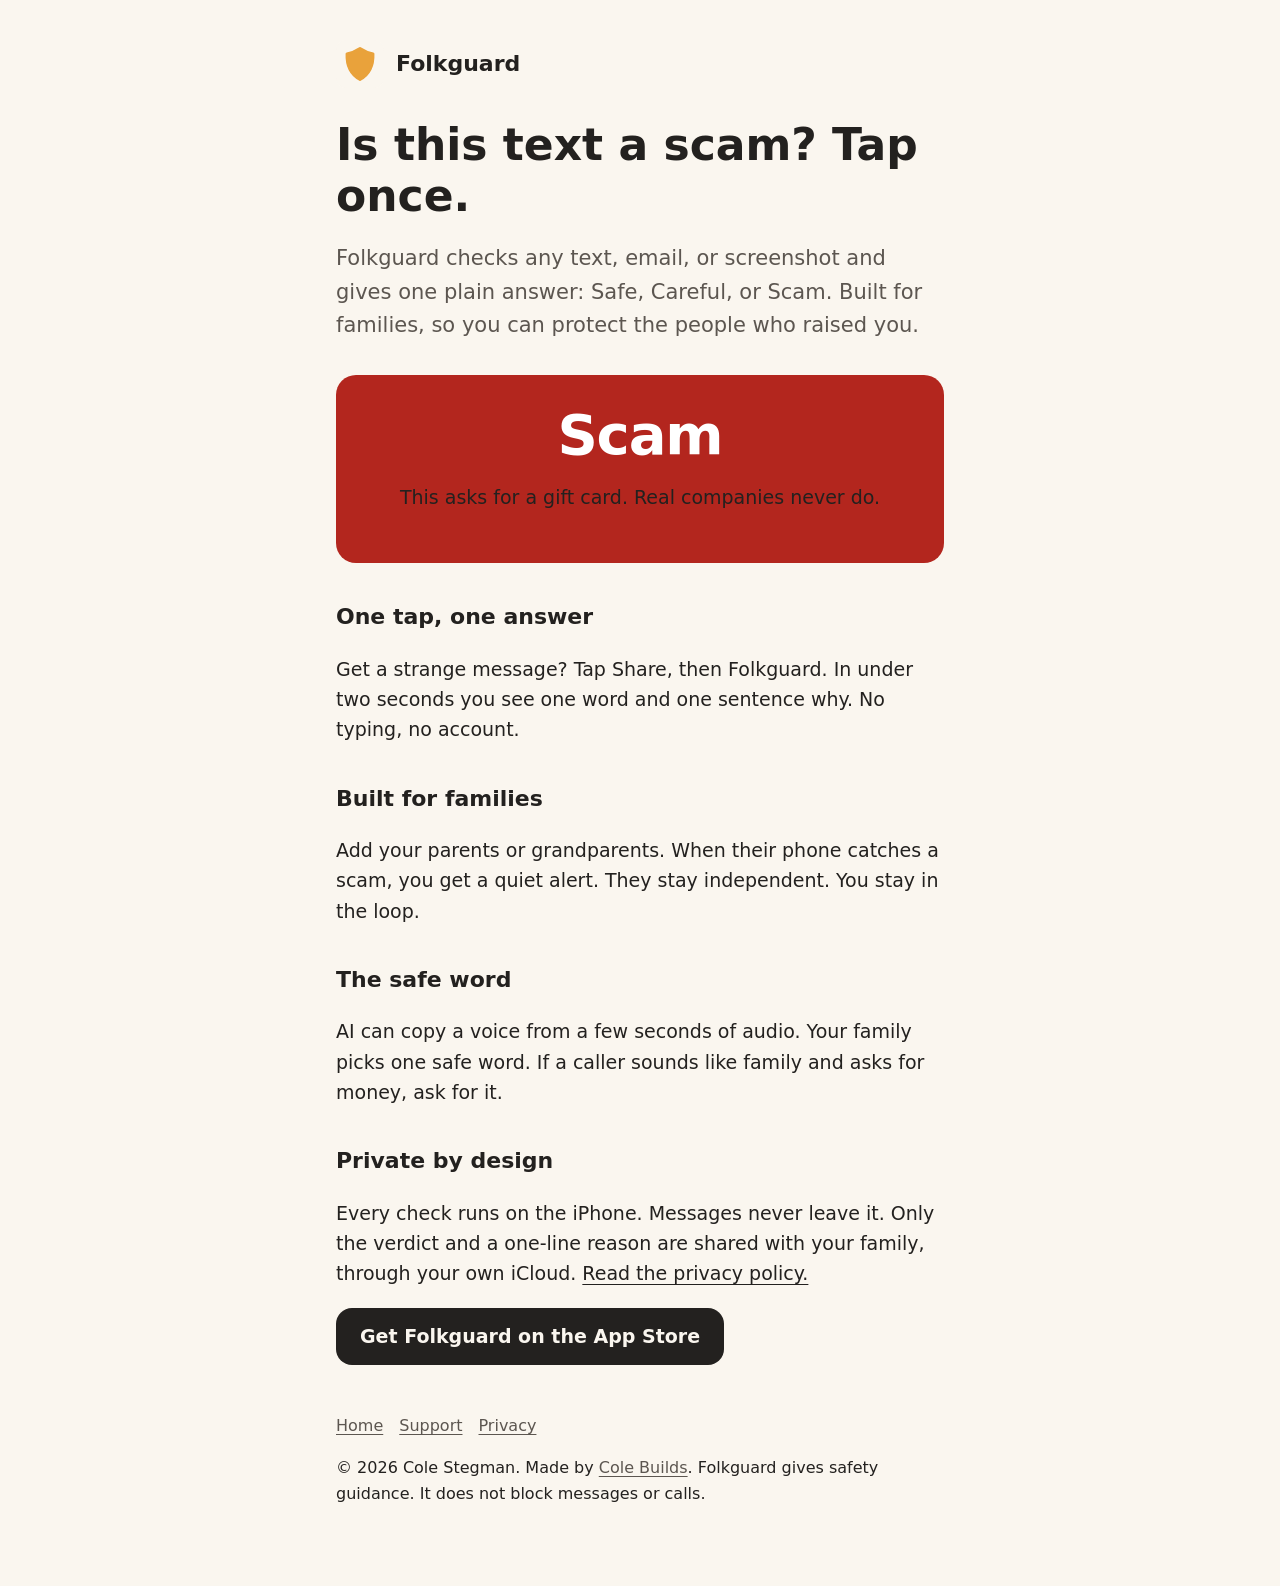
<file: index.html>
<!doctype html>
<html lang="en">
<head>
<meta charset="utf-8">
<meta name="viewport" content="width=device-width, initial-scale=1">
<title>Folkguard: Scam Checker</title>
<meta name="description" content="One tap tells you if a text, email, or screenshot is a scam. Built for families.">
<link rel="icon" href="icon.svg" type="image/svg+xml">
<link rel="stylesheet" href="style.css">
</head>
<body>
<main>
<header><img src="icon.svg" alt=""><a href="./">Folkguard</a></header>
<h1>Is this text a scam? Tap once.</h1>
<p class="lede">Folkguard checks any text, email, or screenshot and gives one plain answer: Safe, Careful, or Scam. Built for families, so you can protect the people who raised you.</p>
<div class="verdict" role="img" aria-label="Example verdict: Scam. This asks for a gift card. Real companies never do."><strong>Scam</strong><p>This asks for a gift card. Real companies never do.</p></div>
<h2>One tap, one answer</h2>
<p>Get a strange message? Tap Share, then Folkguard. In under two seconds you see one word and one sentence why. No typing, no account.</p>
<h2>Built for families</h2>
<p>Add your parents or grandparents. When their phone catches a scam, you get a quiet alert. They stay independent. You stay in the loop.</p>
<h2>The safe word</h2>
<p>AI can copy a voice from a few seconds of audio. Your family picks one safe word. If a caller sounds like family and asks for money, ask for it.</p>
<h2>Private by design</h2>
<p>Every check runs on the iPhone. Messages never leave it. Only the verdict and a one-line reason are shared with your family, through your own iCloud. <a href="privacy">Read the privacy policy.</a></p>
<p><a class="button" href="https://apps.apple.com/us/search?term=folkguard">Get Folkguard on the App Store</a></p>
<footer><a href="./">Home</a><a href="support">Support</a><a href="privacy">Privacy</a><p>© 2026 Cole Stegman. Made by <a href="https://colebuildsai.com" style="margin:0;text-decoration:underline">Cole Builds</a>. Folkguard gives safety guidance. It does not block messages or calls.</p></footer>
</main>
</body>
</html>
</file>
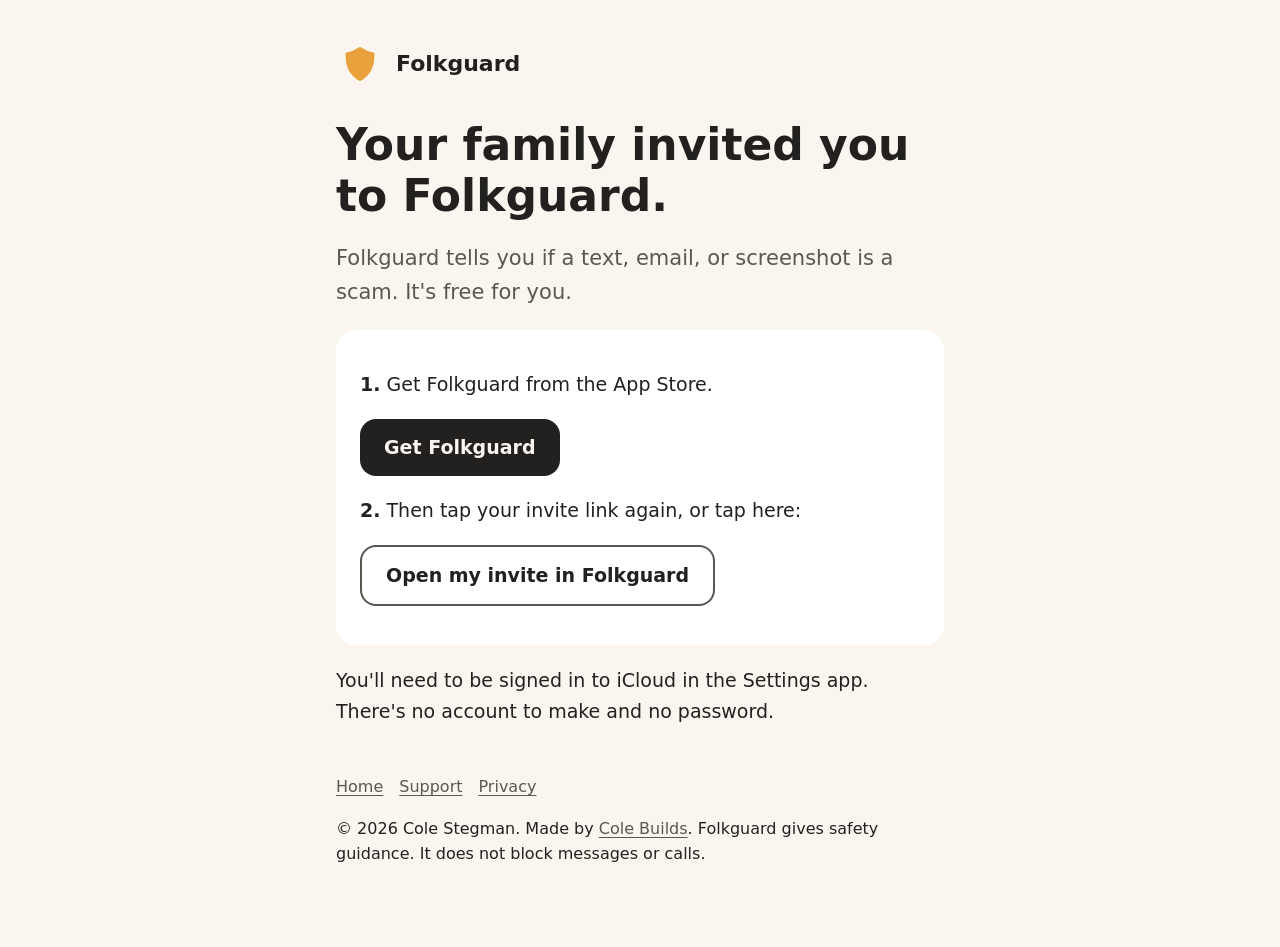
<file: join.html>
<!doctype html>
<html lang="en">
<head>
<meta charset="utf-8">
<meta name="viewport" content="width=device-width, initial-scale=1">
<title>Join your family on Folkguard</title>
<meta name="description" content="Someone in your family invited you to Folkguard.">
<link rel="icon" href="icon.svg" type="image/svg+xml">
<link rel="stylesheet" href="style.css">
</head>
<body>
<main>
<header><img src="icon.svg" alt=""><a href="./">Folkguard</a></header>
<h1>Your family invited you to Folkguard.</h1>
<p class="lede">Folkguard tells you if a text, email, or screenshot is a scam. It's free for you.</p>
<div class="card">
<p><strong>1.</strong> Get Folkguard from the App Store.</p>
<p><a class="button" href="https://apps.apple.com/us/search?term=folkguard">Get Folkguard</a></p>
<p><strong>2.</strong> Then tap your invite link again, or tap here:</p>
<p><a class="button secondary" id="open" href="support">Open my invite in Folkguard</a></p>
</div>
<p>You'll need to be signed in to iCloud in the Settings app. There's no account to make and no password.</p>
<script>
  // Only ever link to a real iCloud share, never anywhere else.
  (function () {
    var s = new URLSearchParams(location.search).get("s");
    try {
      var u = new URL(s);
      if (u.protocol === "https:" && (u.hostname === "www.icloud.com" || u.hostname === "icloud.com") && u.pathname.indexOf("/share/") === 0) {
        document.getElementById("open").href = u.href;
      }
    } catch (e) {}
  })();
</script>
<footer><a href="./">Home</a><a href="support">Support</a><a href="privacy">Privacy</a><p>© 2026 Cole Stegman. Made by <a href="https://colebuildsai.com" style="margin:0;text-decoration:underline">Cole Builds</a>. Folkguard gives safety guidance. It does not block messages or calls.</p></footer>
</main></body></html>
</file>
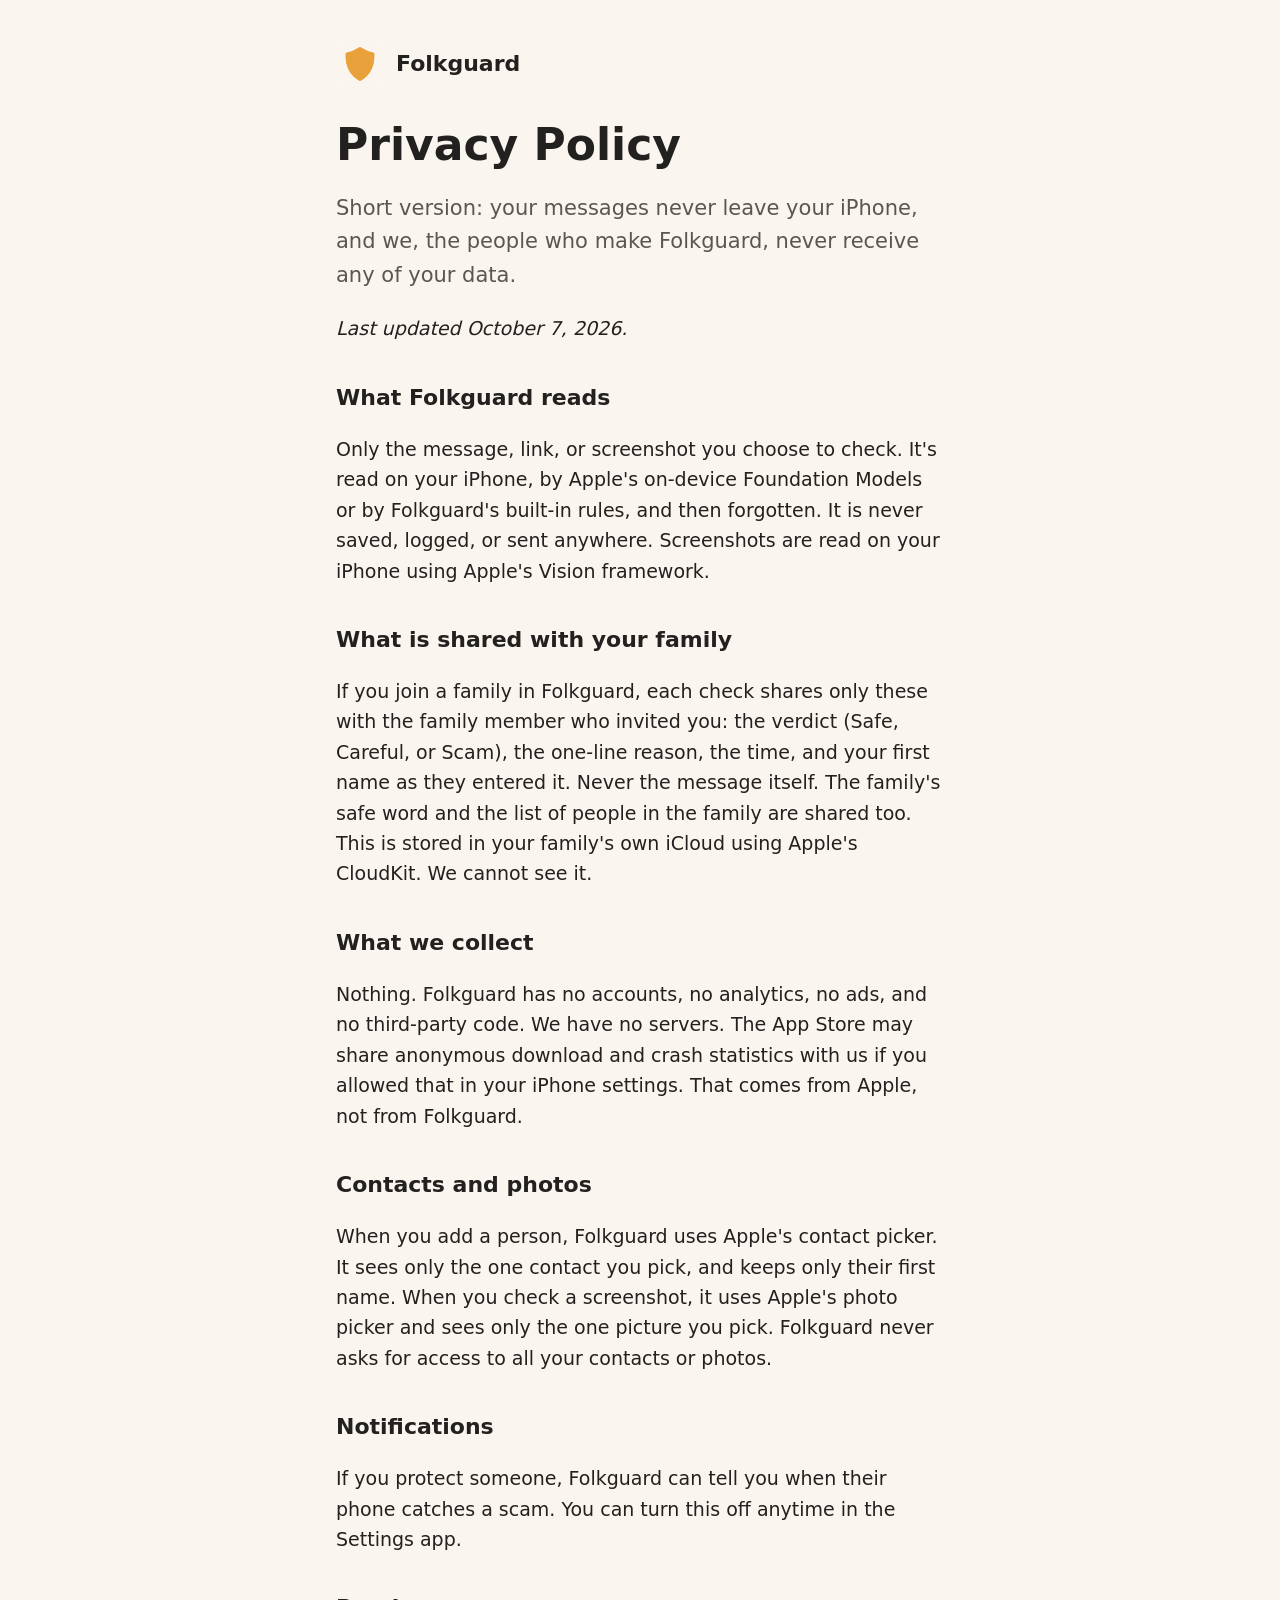
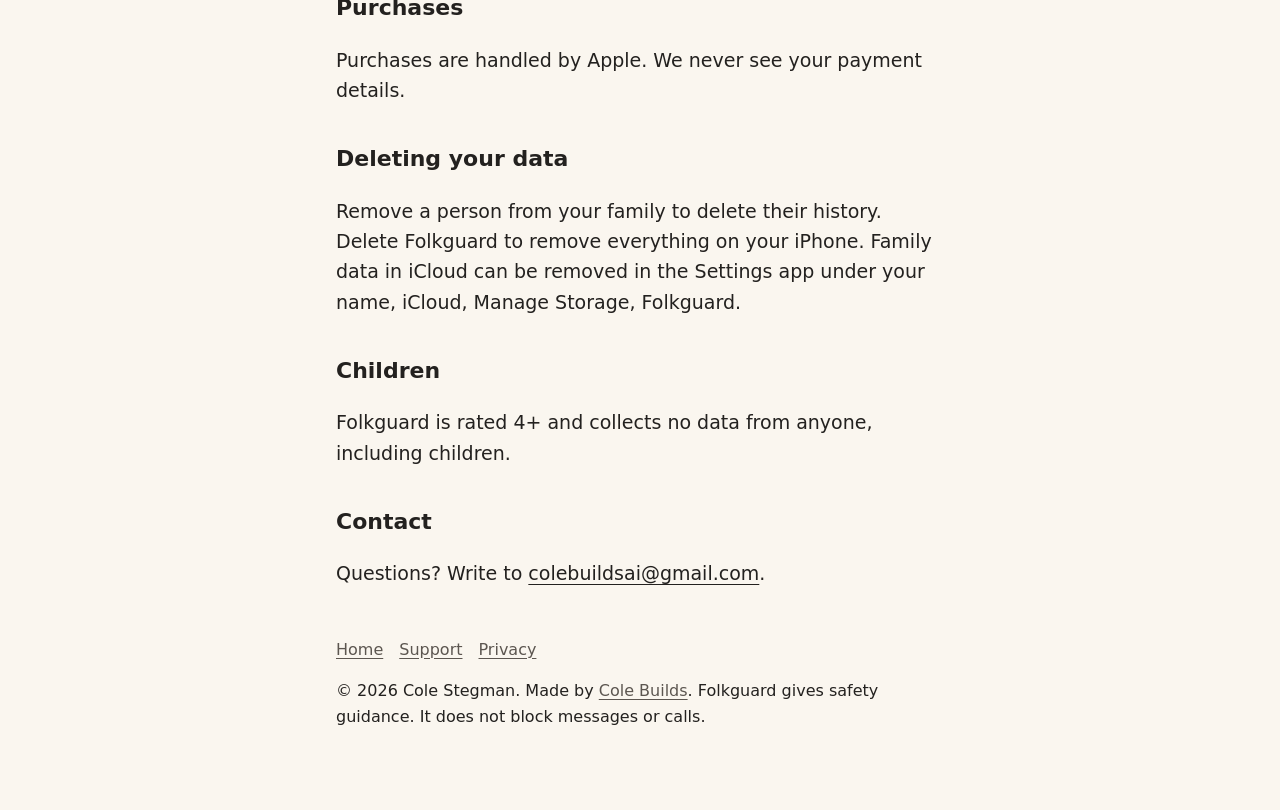
<file: privacy.html>
<!doctype html>
<html lang="en">
<head>
<meta charset="utf-8">
<meta name="viewport" content="width=device-width, initial-scale=1">
<title>Folkguard Privacy Policy</title>
<meta name="description" content="Folkguard checks messages on your iPhone. Messages never leave it. We collect nothing.">
<link rel="icon" href="icon.svg" type="image/svg+xml">
<link rel="stylesheet" href="style.css">
</head>
<body>
<main>
<header><img src="icon.svg" alt=""><a href="./">Folkguard</a></header>
<h1>Privacy Policy</h1>
<p class="lede">Short version: your messages never leave your iPhone, and we, the people who make Folkguard, never receive any of your data.</p>
<p><em>Last updated October 7, 2026.</em></p>
<h2>What Folkguard reads</h2>
<p>Only the message, link, or screenshot you choose to check. It's read on your iPhone, by Apple's on-device Foundation Models or by Folkguard's built-in rules, and then forgotten. It is never saved, logged, or sent anywhere. Screenshots are read on your iPhone using Apple's Vision framework.</p>
<h2>What is shared with your family</h2>
<p>If you join a family in Folkguard, each check shares only these with the family member who invited you: the verdict (Safe, Careful, or Scam), the one-line reason, the time, and your first name as they entered it. Never the message itself. The family's safe word and the list of people in the family are shared too. This is stored in your family's own iCloud using Apple's CloudKit. We cannot see it.</p>
<h2>What we collect</h2>
<p>Nothing. Folkguard has no accounts, no analytics, no ads, and no third-party code. We have no servers. The App Store may share anonymous download and crash statistics with us if you allowed that in your iPhone settings. That comes from Apple, not from Folkguard.</p>
<h2>Contacts and photos</h2>
<p>When you add a person, Folkguard uses Apple's contact picker. It sees only the one contact you pick, and keeps only their first name. When you check a screenshot, it uses Apple's photo picker and sees only the one picture you pick. Folkguard never asks for access to all your contacts or photos.</p>
<h2>Notifications</h2>
<p>If you protect someone, Folkguard can tell you when their phone catches a scam. You can turn this off anytime in the Settings app.</p>
<h2>Purchases</h2>
<p>Purchases are handled by Apple. We never see your payment details.</p>
<h2>Deleting your data</h2>
<p>Remove a person from your family to delete their history. Delete Folkguard to remove everything on your iPhone. Family data in iCloud can be removed in the Settings app under your name, iCloud, Manage Storage, Folkguard.</p>
<h2>Children</h2>
<p>Folkguard is rated 4+ and collects no data from anyone, including children.</p>
<h2>Contact</h2>
<p>Questions? Write to <a href="mailto:colebuildsai@gmail.com">colebuildsai@gmail.com</a>.</p>
<footer><a href="./">Home</a><a href="support">Support</a><a href="privacy">Privacy</a><p>© 2026 Cole Stegman. Made by <a href="https://colebuildsai.com" style="margin:0;text-decoration:underline">Cole Builds</a>. Folkguard gives safety guidance. It does not block messages or calls.</p></footer>
</main>
</body>
</html>
</file>
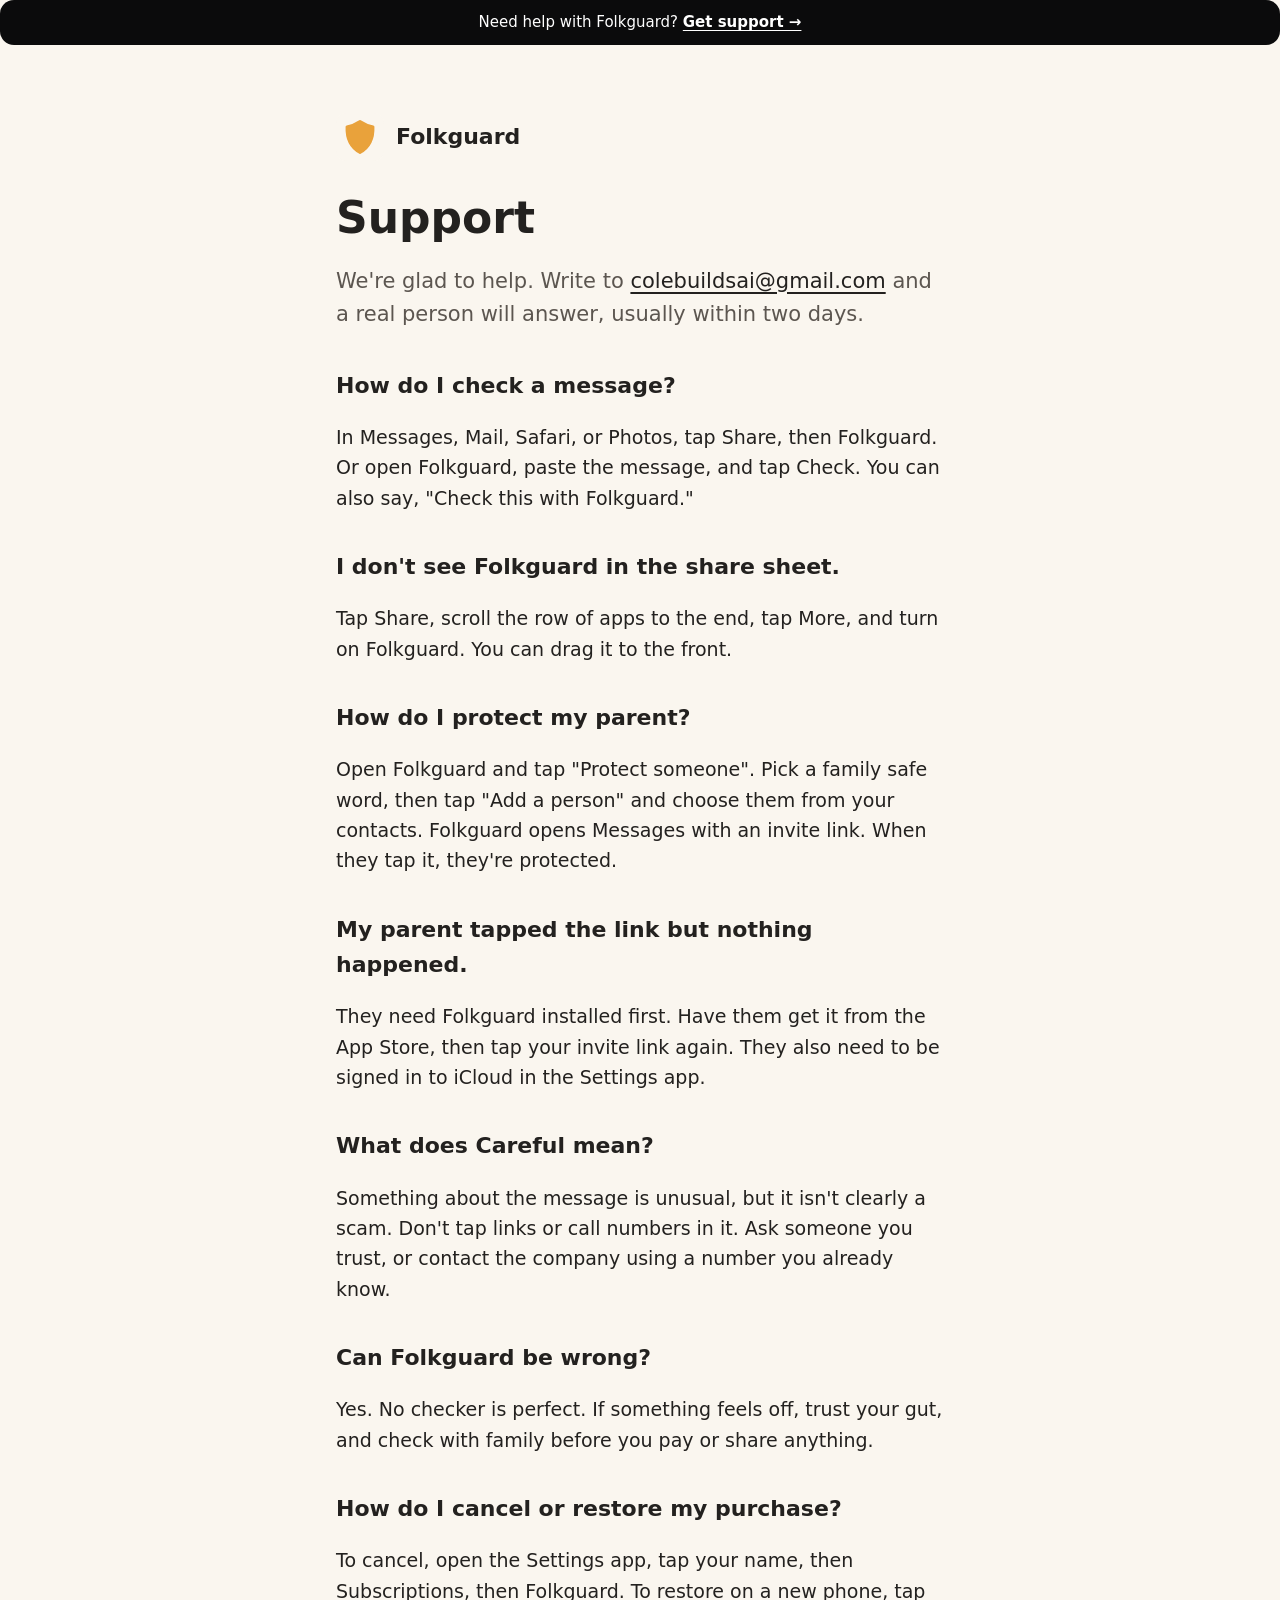
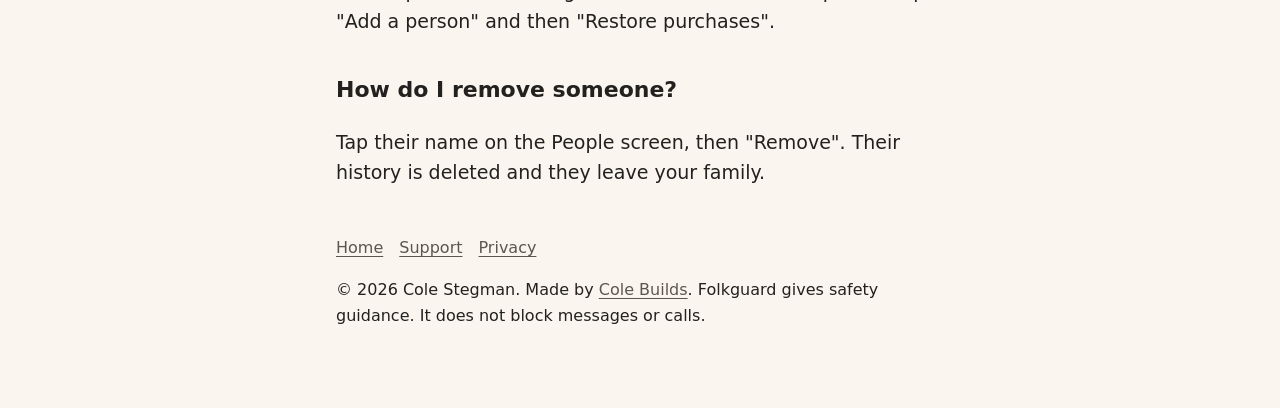
<file: support.html>
<!doctype html>
<html lang="en">
<head>
<meta charset="utf-8">
<meta name="viewport" content="width=device-width, initial-scale=1">
<title>Folkguard Support</title>
<meta name="description" content="Help with Folkguard: checking messages, family invites, the safe word, and purchases.">
<link rel="icon" href="icon.svg" type="image/svg+xml">
<link rel="stylesheet" href="style.css">
</head>
<body>
<!-- Support bar: points to the central Cole Builds support page -->
<div style="text-align:center;padding:12px 16px;margin:0 0 28px;border-radius:14px;background:#0b0b0c;color:#fff;font:500 15px/1.4 -apple-system,BlinkMacSystemFont,'Segoe UI',system-ui,sans-serif">Need help with Folkguard? <a href="https://colebuildsai.com/support#folkguard" style="color:#fff;font-weight:600;text-decoration:underline;text-underline-offset:3px">Get support &rarr;</a></div>
<main>
<header><img src="icon.svg" alt=""><a href="./">Folkguard</a></header>
<h1>Support</h1>
<p class="lede">We're glad to help. Write to <a href="mailto:colebuildsai@gmail.com">colebuildsai@gmail.com</a> and a real person will answer, usually within two days.</p>
<h2>How do I check a message?</h2>
<p>In Messages, Mail, Safari, or Photos, tap Share, then Folkguard. Or open Folkguard, paste the message, and tap Check. You can also say, "Check this with Folkguard."</p>
<h2>I don't see Folkguard in the share sheet.</h2>
<p>Tap Share, scroll the row of apps to the end, tap More, and turn on Folkguard. You can drag it to the front.</p>
<h2>How do I protect my parent?</h2>
<p>Open Folkguard and tap "Protect someone". Pick a family safe word, then tap "Add a person" and choose them from your contacts. Folkguard opens Messages with an invite link. When they tap it, they're protected.</p>
<h2>My parent tapped the link but nothing happened.</h2>
<p>They need Folkguard installed first. Have them get it from the App Store, then tap your invite link again. They also need to be signed in to iCloud in the Settings app.</p>
<h2>What does Careful mean?</h2>
<p>Something about the message is unusual, but it isn't clearly a scam. Don't tap links or call numbers in it. Ask someone you trust, or contact the company using a number you already know.</p>
<h2>Can Folkguard be wrong?</h2>
<p>Yes. No checker is perfect. If something feels off, trust your gut, and check with family before you pay or share anything.</p>
<h2>How do I cancel or restore my purchase?</h2>
<p>To cancel, open the Settings app, tap your name, then Subscriptions, then Folkguard. To restore on a new phone, tap "Add a person" and then "Restore purchases".</p>
<h2>How do I remove someone?</h2>
<p>Tap their name on the People screen, then "Remove". Their history is deleted and they leave your family.</p>
<footer><a href="./">Home</a><a href="support">Support</a><a href="privacy">Privacy</a><p>© 2026 Cole Stegman. Made by <a href="https://colebuildsai.com" style="margin:0;text-decoration:underline">Cole Builds</a>. Folkguard gives safety guidance. It does not block messages or calls.</p></footer>
</main>
</body>
</html>
</file>
<file: style.css>
:root { --bg: #FAF6EF; --surface: #FFFFFF; --text: #23211F; --muted: #5C5650; --amber: #E9A23B; --red: #B3261E; color-scheme: light dark; }
@media (prefers-color-scheme: dark) { :root { --bg: #1B1A19; --surface: #2A2826; --text: #F5F1EA; --muted: #BDB5AB; } }
* { box-sizing: border-box; }
html { -webkit-text-size-adjust: 100%; }
body { margin: 0; background: var(--bg); color: var(--text); font: 1.1875rem/1.6 ui-rounded, -apple-system, "SF Pro Rounded", system-ui, sans-serif; }
main { max-width: 40rem; margin: 0 auto; padding: 2.5rem 1rem 4rem; }
header { display: flex; align-items: center; gap: .75rem; margin-bottom: 2rem; }
header img { width: 3rem; height: 3rem; border-radius: 22%; }
header a { color: inherit; text-decoration: none; font-weight: 800; font-size: 1.375rem; }
h1 { font-size: clamp(2rem, 7vw, 2.75rem); line-height: 1.15; margin: 0 0 1rem; }
h2 { font-size: 1.375rem; margin: 2.25rem 0 .5rem; }
p, li { color: var(--text); }
.lede { font-size: 1.3125rem; color: var(--muted); }
.card { background: var(--surface); border-radius: 1.25rem; padding: 1.25rem 1.5rem; margin: 1.25rem 0; }
.verdict { background: var(--red); color: #fff; border-radius: 1.25rem; padding: 2rem 1.5rem; text-align: center; margin: 2rem 0; }
.verdict strong { display: block; font-size: 3.5rem; line-height: 1; letter-spacing: -.02em; }
.button { display: inline-block; background: var(--text); color: var(--bg); padding: .85rem 1.5rem; border-radius: 1rem; font-weight: 700; text-decoration: none; min-height: 44px; }
.button.secondary { background: transparent; color: var(--text); border: 2px solid var(--muted); }
a { color: var(--text); text-underline-offset: .2em; }
footer { margin-top: 3rem; color: var(--muted); font-size: 1rem; }
footer a { color: var(--muted); margin-right: 1rem; }
</file>
